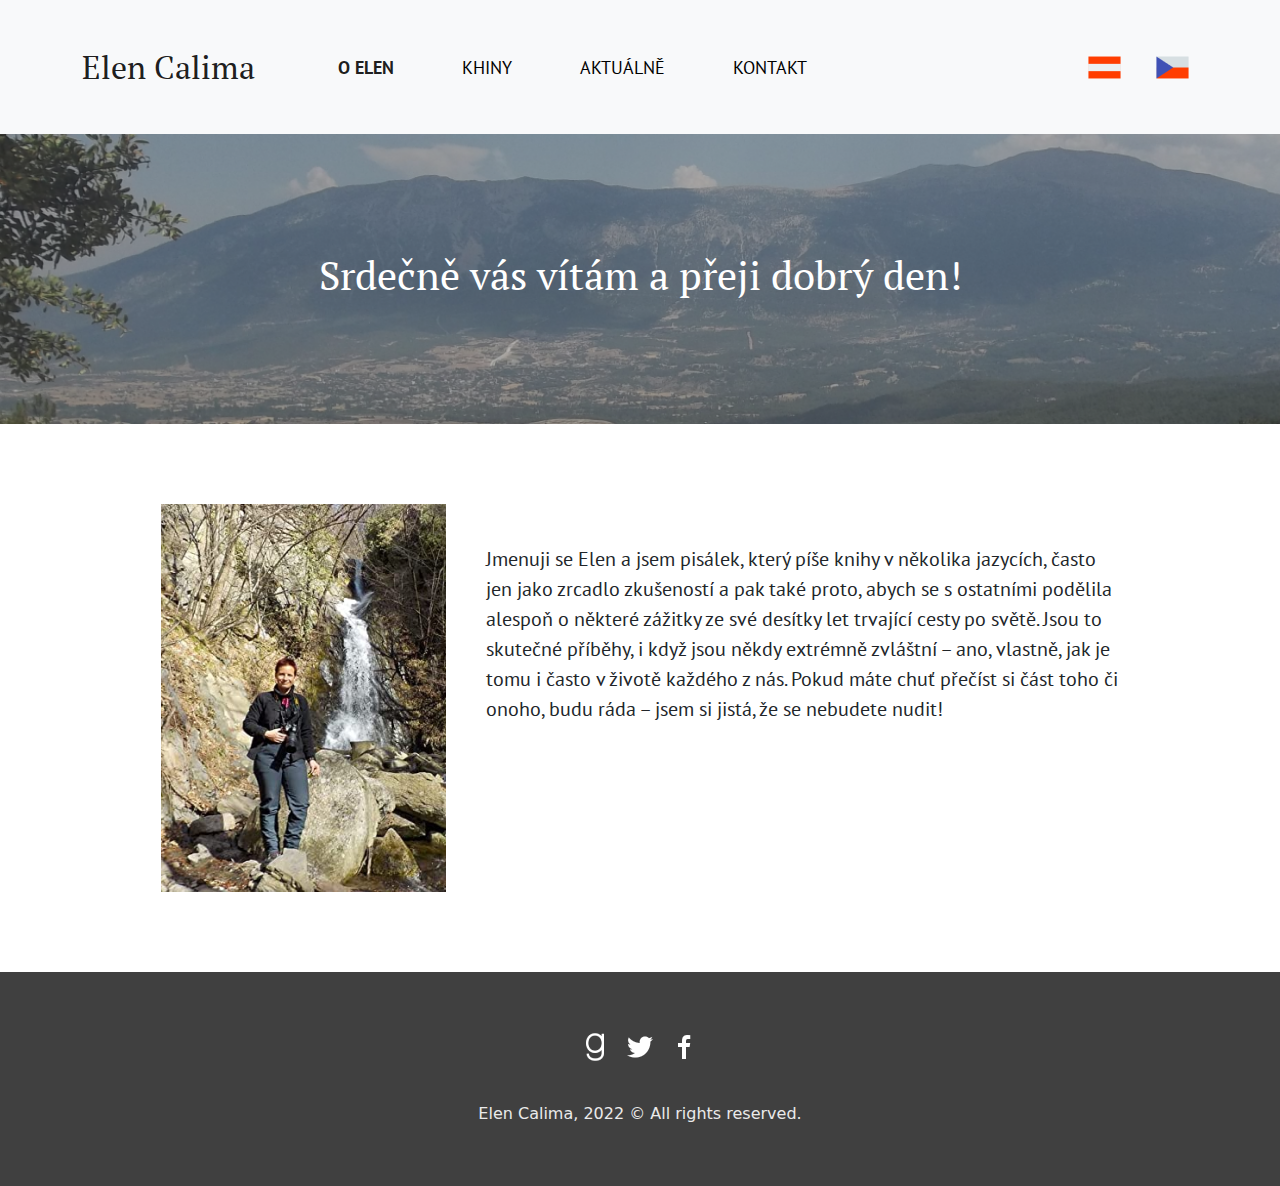
<file: index.html>
<!DOCTYPE html>
<html lang="en">

<head>
    <meta charset="UTF-8">
    <meta http-equiv="X-UA-Compatible" content="IE=edge">
    <meta name="viewport" content="width=device-width, initial-scale=1.0">
    <title>O Elen</title>
    <link rel="stylesheet" href="css/bootstrap.min.css">
    <link rel="stylesheet" href="css/style.css">
</head>

<body class="main">
    <div class="content">
        <nav class="navbar navbar-expand-lg bg-light">
            <div class="container">
                <div class="lining">
                    <a class="navbar-brand" href="#">Elen Calima</a>
                    <button class="navbar-toggler" type="button" data-bs-toggle="collapse"
                        data-bs-target="#navbarSupportedContent" aria-controls="navbarSupportedContent"
                        aria-expanded="false" aria-label="Toggle navigation">
                        <span class="navbar-toggler-icon"></span>
                    </button>
                    <div class="collapse navbar-collapse" id="navbarSupportedContent">
                        <ul class="navbar-nav me-auto mb-2 mb-lg-0">
                            <li class="nav-item item-link">
                                <a class="nav-link active" aria-current="page" href="#">O ELEN</a>
                            </li>
                            <li class="nav-item item-link">
                                <a class="nav-link" href="#">KHINY</a>
                            </li>
                            <li class="nav-item item-link">
                                <a class="nav-link" href="#">AKTUÁLNĚ</a>
                            </li>
                            <li class="nav-item item-link">
                                <a class="nav-link" href="#">KONTAKT</a>
                            </li>
                            <li class="nav-item nav-item-austria">
                                <a class="nav-link" href="#"><img src="img/Austria.png" alt=""></a>
                            </li>
                            <li class="nav-item nav-item-czechia">
                                <a class="nav-link" href="#"><img src="img/Czechia.png" alt=""></a>
                            </li>
                        </ul>
                    </div>
                </div>
            </div>
        </nav>

        <section class="intro-sect">
            <div class="container">
                <div class="row">
                    <div class="col-12">
                        <div class="intro-text-block">
                            <h1>Srdečně vás vítám a přeji dobrý den!</h1>
                        </div>
                    </div>
                </div>
            </div>
        </section>

        <div class="container">
            <div class="about-description">
                <div class="photo-about inside">
                    <img src="img/photo1.png" alt="">
                </div>
                <p class="description inside">Jmenuji se Elen a jsem pisálek, který píše knihy v několika jazycích,
                    často
                    jen jako zrcadlo zkušeností a pak také proto, abych se s ostatními podělila alespoň
                    o některé
                    zážitky ze své desítky let trvající cesty po světě. Jsou to skutečné příběhy, i když jsou
                    někdy
                    extrémně zvláštní – ano, vlastně, jak je tomu i často v životě každého z nás. Pokud máte
                    chuť
                    přečíst si část toho či onoho, budu ráda – jsem si jistá, že se nebudete nudit!</p>
            </div>
        </div>
    </div>

    <footer>
        <div class="container-fluid">
            <div class="social-footer-icons">
                <ul class="menu-simple">
                    <li>
                        <a href="#"><img src="img/Goodreads.png" alt=""></a>
                    </li>
                    <li>
                        <a href="#"><img src="img/Twitter.png" alt=""></a>
                    </li>
                    <li>
                        <a href="#"><img src="img/Facebook.png" alt=""></a>
                    </li>
                </ul>
            </div>
        </div>
        <p class="rights">Elen Calima, 2022 © All rights reserved.</p>
    </footer>
    <script src="js/bootstrap.min.js"></script>
</body>

</html>
</file>
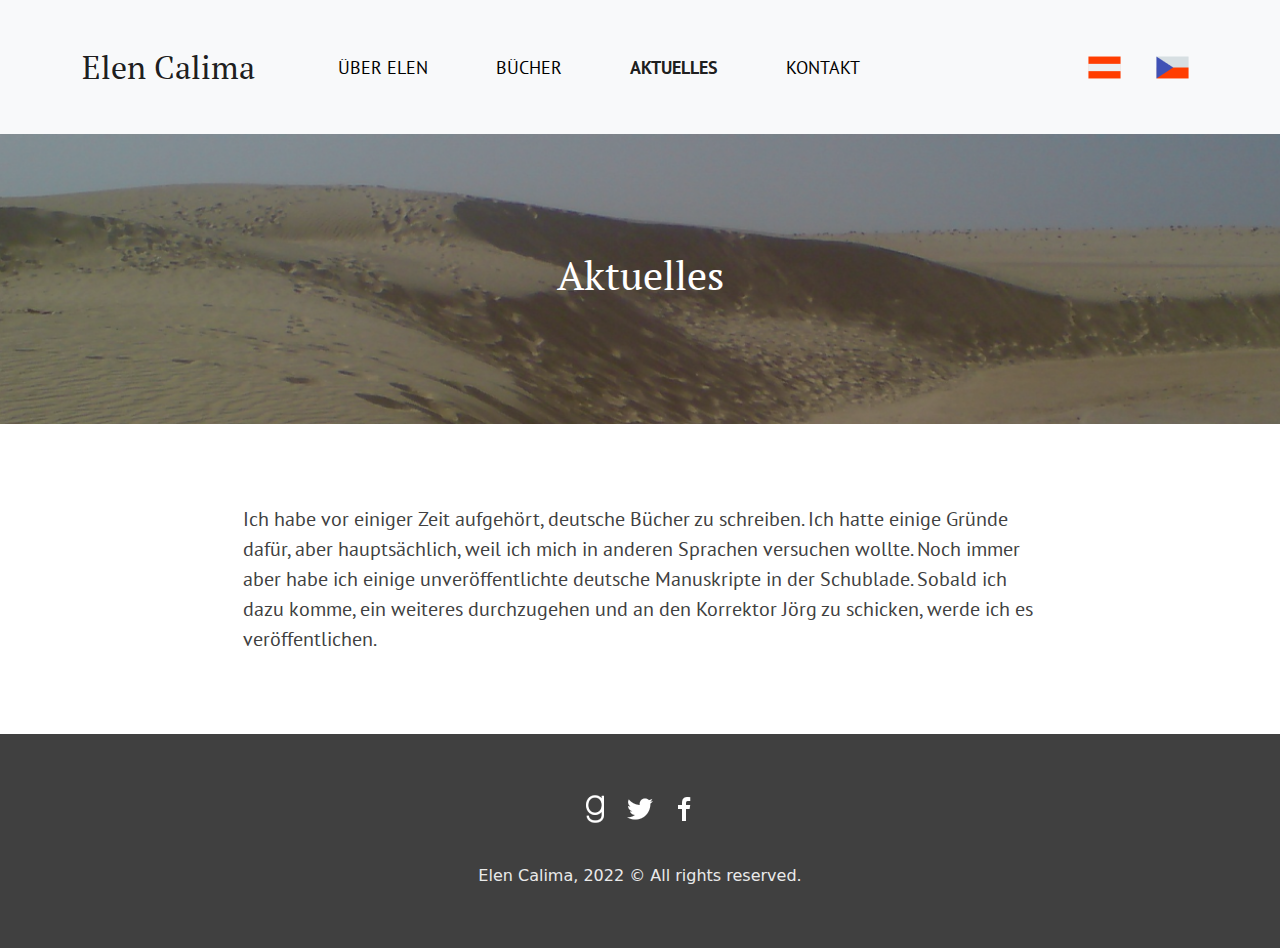
<file: actual-german.html>
<!DOCTYPE html>
<html lang="en">

<head>
    <meta charset="UTF-8">
    <meta http-equiv="X-UA-Compatible" content="IE=edge">
    <meta name="viewport" content="width=device-width, initial-scale=1.0">
    <title>Aktuelles</title>
    <link rel="stylesheet" href="css/bootstrap.min.css">
    <link rel="stylesheet" href="css/style.css">
</head>

<body class="main">
    <div class="content">
        <nav class="navbar navbar-expand-lg bg-light">
            <div class="container">
                <div class="lining">
                    <a class="navbar-brand" href="#">Elen Calima</a>
                    <button class="navbar-toggler" type="button" data-bs-toggle="collapse"
                        data-bs-target="#navbarSupportedContent" aria-controls="navbarSupportedContent"
                        aria-expanded="false" aria-label="Toggle navigation">
                        <span class="navbar-toggler-icon"></span>
                    </button>
                    <div class="collapse navbar-collapse" id="navbarSupportedContent">
                        <ul class="navbar-nav me-auto mb-2 mb-lg-0">
                            <li class="nav-item item-link">
                                <a class="nav-link" aria-current="page" href="#">ÜBER ELEN</a>
                            </li>
                            <li class="nav-item item-link">
                                <a class="nav-link" href="#">BÜCHER</a>
                            </li>
                            <li class="nav-item item-link">
                                <a class="nav-link active" href="#">AKTUELLES</a>
                            </li>
                            <li class="nav-item item-link">
                                <a class="nav-link" href="#">KONTAKT</a>
                            </li>
                            <li class="nav-item nav-item-austria">
                                <a class="nav-link" href="#"><img src="img/Austria.png" alt=""></a>
                            </li>
                            <li class="nav-item nav-item-czechia">
                                <a class="nav-link" href="#"><img src="img/Czechia.png" alt=""></a>
                            </li>
                        </ul>
                    </div>
                </div>
            </div>
        </nav>

        <section class="actual">
            <div class="container">
                <div class="row">
                    <div class="col-12">
                        <div class="intro-text-block">
                            <h1>Aktuelles</h1>
                        </div>
                    </div>
                </div>
            </div>
        </section>

        <div class="container">
            <div class="texts">
                <p>Ich habe vor einiger Zeit aufgehört, deutsche Bücher zu schreiben. Ich hatte einige Gründe dafür, aber hauptsächlich, weil ich mich in anderen Sprachen versuchen wollte. Noch immer aber habe ich einige unveröffentlichte deutsche Manuskripte in der Schublade. Sobald ich dazu komme, ein weiteres durchzugehen und an den Korrektor Jörg zu schicken, werde ich es veröffentlichen.</p>
            </div>
        </div>
    </div>

    <footer>
        <div class="container-fluid">
            <div class="social-footer-icons">
                <ul class="menu-simple">
                    <li>
                        <a href="#"><img src="img/Goodreads.png" alt=""></a>
                    </li>
                    <li>
                        <a href="#"><img src="img/Twitter.png" alt=""></a>
                    </li>
                    <li>
                        <a href="#"><img src="img/Facebook.png" alt=""></a>
                    </li>
                </ul>
            </div>
        </div>
        <p class="rights">Elen Calima, 2022 © All rights reserved.</p>
    </footer>
    <script src="js/bootstrap.min.js"></script>
</body>

</html>
</file>
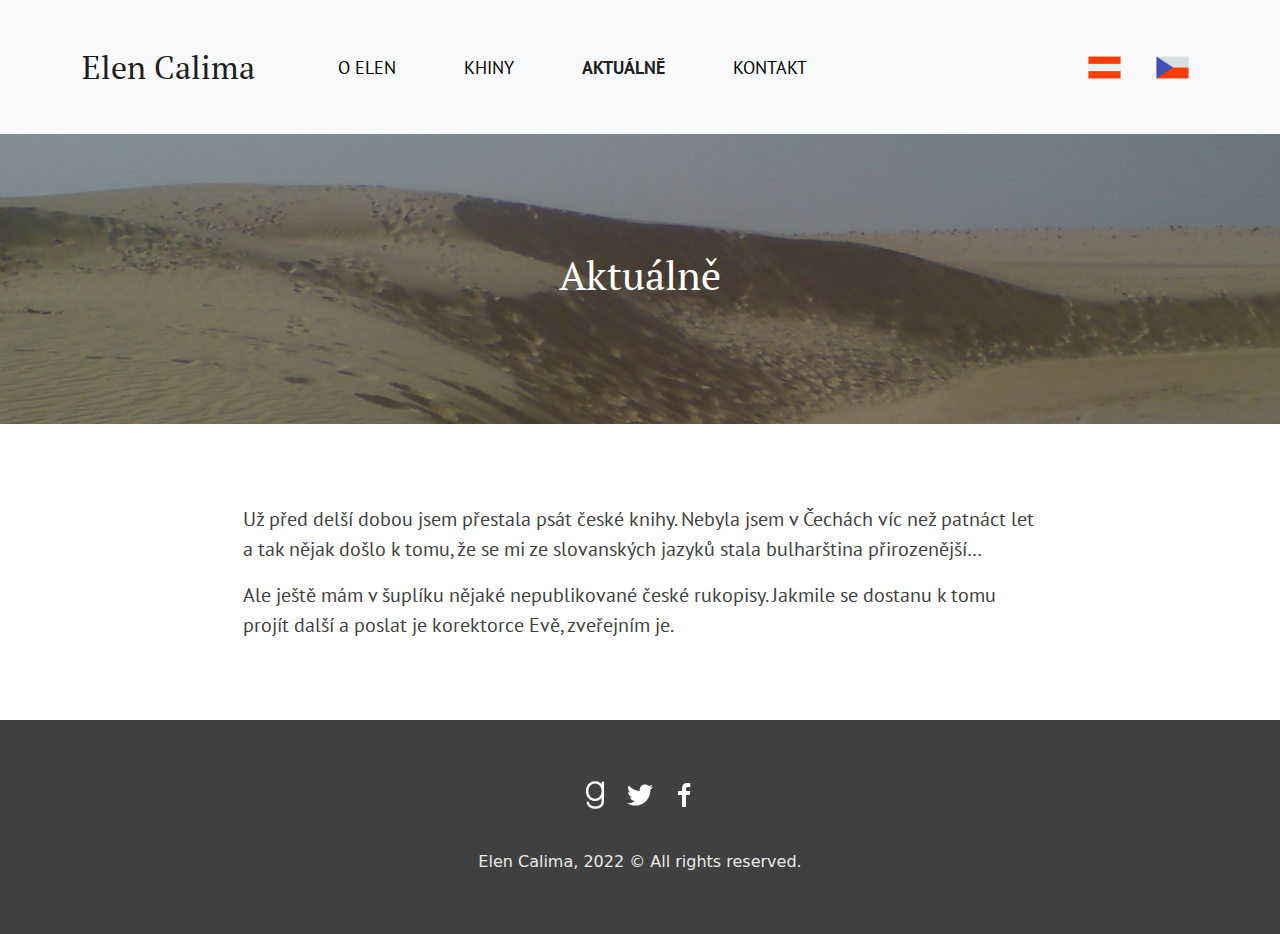
<file: actual.html>
<!DOCTYPE html>
<html lang="en">

<head>
    <meta charset="UTF-8">
    <meta http-equiv="X-UA-Compatible" content="IE=edge">
    <meta name="viewport" content="width=device-width, initial-scale=1.0">
    <title>Aktuálně</title>
    <link rel="stylesheet" href="css/bootstrap.min.css">
    <link rel="stylesheet" href="css/style.css">
</head>

<body class="main">
    <div class="content">
        <nav class="navbar navbar-expand-lg bg-light">
            <div class="container">
                <div class="lining">
                    <a class="navbar-brand" href="#">Elen Calima</a>
                    <button class="navbar-toggler" type="button" data-bs-toggle="collapse"
                        data-bs-target="#navbarSupportedContent" aria-controls="navbarSupportedContent"
                        aria-expanded="false" aria-label="Toggle navigation">
                        <span class="navbar-toggler-icon"></span>
                    </button>
                    <div class="collapse navbar-collapse" id="navbarSupportedContent">
                        <ul class="navbar-nav me-auto mb-2 mb-lg-0">
                            <li class="nav-item item-link">
                                <a class="nav-link" aria-current="page" href="#">O ELEN</a>
                            </li>
                            <li class="nav-item item-link">
                                <a class="nav-link" href="#">KHINY</a>
                            </li>
                            <li class="nav-item item-link">
                                <a class="nav-link active" href="#">AKTUÁLNĚ</a>
                            </li>
                            <li class="nav-item item-link">
                                <a class="nav-link" href="#">KONTAKT</a>
                            </li>
                            <li class="nav-item nav-item-austria">
                                <a class="nav-link" href="#"><img src="img/Austria.png" alt=""></a>
                            </li>
                            <li class="nav-item nav-item-czechia">
                                <a class="nav-link" href="#"><img src="img/Czechia.png" alt=""></a>
                            </li>
                        </ul>
                    </div>
                </div>
            </div>
        </nav>

        <section class="actual">
            <div class="container">
                <div class="row">
                    <div class="col-12">
                        <div class="intro-text-block">
                            <h1>Aktuálně</h1>
                        </div>
                    </div>
                </div>
            </div>
        </section>

        <div class="container">
            <div class="texts">
                <p>Už před delší dobou jsem přestala psát české knihy. Nebyla jsem v Čechách víc než patnáct let a tak nějak došlo k tomu, že se mi ze slovanských jazyků stala bulharština přirozenější… </p>
                <p>
                Ale ještě mám v šuplíku nějaké nepublikované české rukopisy. Jakmile se dostanu k tomu projít další a poslat je korektorce Evě, zveřejním je.</p>
            </div>
        </div>
    </div>

    <footer>
        <div class="container-fluid">
            <div class="social-footer-icons">
                <ul class="menu-simple">
                    <li>
                        <a href="#"><img src="img/Goodreads.png" alt=""></a>
                    </li>
                    <li>
                        <a href="#"><img src="img/Twitter.png" alt=""></a>
                    </li>
                    <li>
                        <a href="#"><img src="img/Facebook.png" alt=""></a>
                    </li>
                </ul>
            </div>
        </div>
        <p class="rights">Elen Calima, 2022 © All rights reserved.</p>
    </footer>
    <script src="js/bootstrap.min.js"></script>
</body>

</html>
</file>
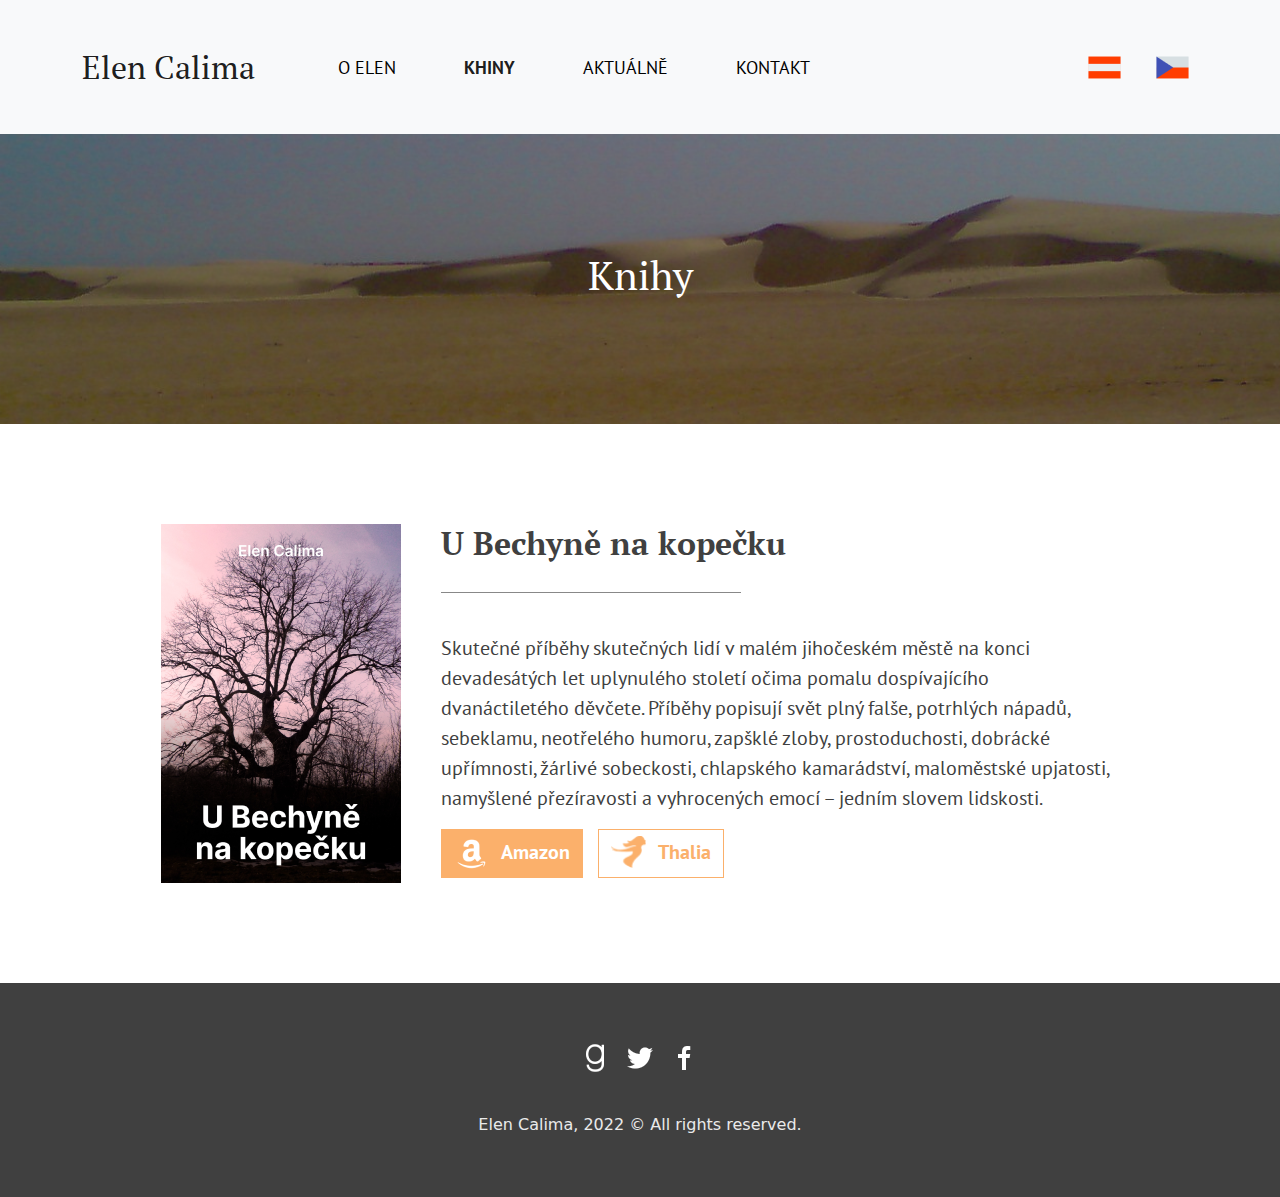
<file: books.html>
<!DOCTYPE html>
<html lang="en">

<head>
    <meta charset="UTF-8">
    <meta http-equiv="X-UA-Compatible" content="IE=edge">
    <meta name="viewport" content="width=device-width, initial-scale=1.0">
    <title>Khiny</title>
    <link rel="stylesheet" href="css/bootstrap.min.css">
    <link rel="stylesheet" href="css/style.css">
</head>

<body class="main">
    <div class="content">
        <nav class="navbar navbar-expand-lg bg-light">
            <div class="container">
                <div class="lining">
                    <a class="navbar-brand" href="#">Elen Calima</a>
                    <button class="navbar-toggler" type="button" data-bs-toggle="collapse"
                        data-bs-target="#navbarSupportedContent" aria-controls="navbarSupportedContent"
                        aria-expanded="false" aria-label="Toggle navigation">
                        <span class="navbar-toggler-icon"></span>
                    </button>
                    <div class="collapse navbar-collapse" id="navbarSupportedContent">
                        <ul class="navbar-nav me-auto mb-2 mb-lg-0">
                            <li class="nav-item item-link">
                                <a class="nav-link" aria-current="page" href="#">O ELEN</a>
                            </li>
                            <li class="nav-item item-link">
                                <a class="nav-link active" href="#">KHINY</a>
                            </li>
                            <li class="nav-item item-link">
                                <a class="nav-link" href="#">AKTUÁLNĚ</a>
                            </li>
                            <li class="nav-item item-link">
                                <a class="nav-link" href="#">KONTAKT</a>
                            </li>
                            <li class="nav-item nav-item-austria">
                                <a class="nav-link" href="#"><img src="img/Austria.png" alt=""></a>
                            </li>
                            <li class="nav-item nav-item-czechia">
                                <a class="nav-link" href="#"><img src="img/Czechia.png" alt=""></a>
                            </li>
                        </ul>
                    </div>
                </div>
            </div>
        </nav>

        <section class="books-first">
            <div class="container">
                <div class="row">
                    <div class="col-12">
                        <div class="intro-text-block">
                            <h1>Knihy</h1>
                        </div>
                    </div>
                </div>
            </div>
        </section>

        <div class="container">
            <div class="book-all">
                <div class="book">
                    <div class="book-photo">
                        <img src="img/U-Bechyne.png" alt="">
                    </div>
                    <div class="about-book">
                        <h1 class="title">U Bechyně na kopečku</h1>
                        <p class="book-description">Skutečné příběhy skutečných lidí v malém jihočeském městě na konci
                            devadesátých let uplynulého století očima pomalu dospívajícího dvanáctiletého děvčete.
                            Příběhy
                            popisují svět plný falše, potrhlých nápadů, sebeklamu, neotřelého humoru, zapšklé zloby,
                            prostoduchosti, dobrácké upřímnosti, žárlivé sobeckosti, chlapského kamarádství, maloměstské
                            upjatosti, namyšlené přezíravosti a vyhrocených emocí – jedním slovem lidskosti.</p>
                        <div class="buttons">
                            <button type="button" class="btn btn-primary btn-amazon">Amazon</button>
                            <button type="button" class="btn btn-outline-secondary btn-thalia">Thalia</button>
                        </div>
                    </div>
                </div>
            </div>
        </div>
    </div>





    </div>

    <footer>
        <div class="container-fluid">
            <div class="social-footer-icons">
                <ul class="menu-simple">
                    <li>
                        <a href="#"><img src="img/Goodreads.png" alt=""></a>
                    </li>
                    <li>
                        <a href="#"><img src="img/Twitter.png" alt=""></a>
                    </li>
                    <li>
                        <a href="#"><img src="img/Facebook.png" alt=""></a>
                    </li>
                </ul>
            </div>
        </div>
        <p class="rights">Elen Calima, 2022 © All rights reserved.</p>
    </footer>
    <script src="js/bootstrap.min.js"></script>
</body>

</html>
</file>
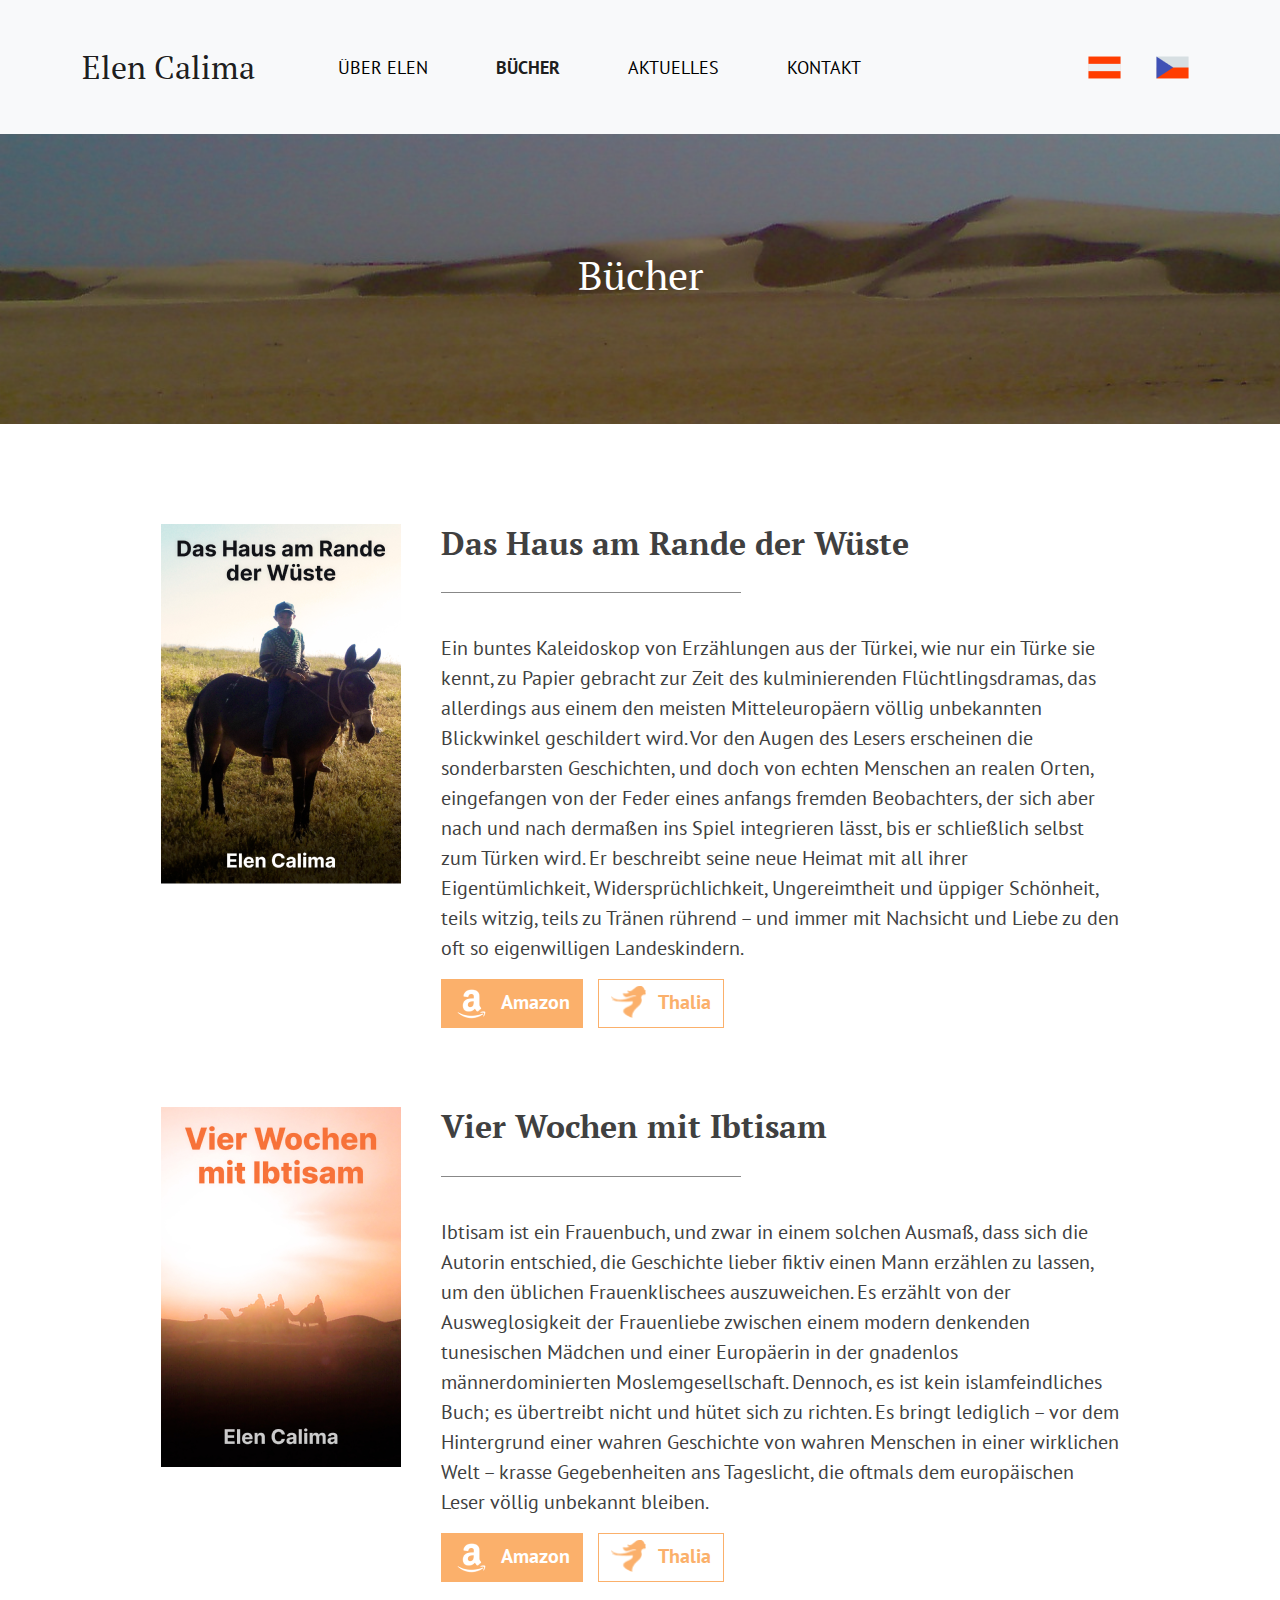
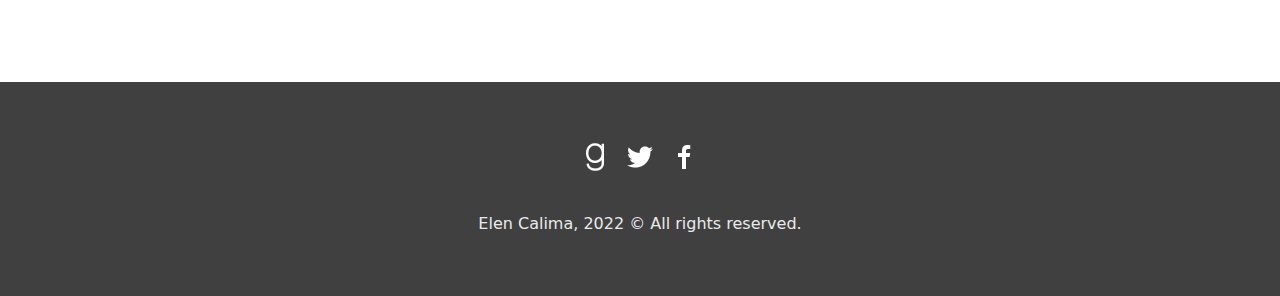
<file: bucher.html>
<!DOCTYPE html>
<html lang="en">

<head>
    <meta charset="UTF-8">
    <meta http-equiv="X-UA-Compatible" content="IE=edge">
    <meta name="viewport" content="width=device-width, initial-scale=1.0">
    <title>Bücher</title>
    <link rel="stylesheet" href="css/bootstrap.min.css">
    <link rel="stylesheet" href="css/style.css">
</head>

<body class="main">
    <div class="content">
        <nav class="navbar navbar-expand-lg bg-light">
            <div class="container">
                <div class="lining">
                    <a class="navbar-brand" href="#">Elen Calima</a>
                    <button class="navbar-toggler" type="button" data-bs-toggle="collapse"
                        data-bs-target="#navbarSupportedContent" aria-controls="navbarSupportedContent"
                        aria-expanded="false" aria-label="Toggle navigation">
                        <span class="navbar-toggler-icon"></span>
                    </button>
                    <div class="collapse navbar-collapse" id="navbarSupportedContent">
                        <ul class="navbar-nav me-auto mb-2 mb-lg-0">
                            <li class="nav-item item-link">
                                <a class="nav-link" aria-current="page" href="#">ÜBER ELEN</a>
                            </li>
                            <li class="nav-item item-link">
                                <a class="nav-link active" href="#">BÜCHER</a>
                            </li>
                            <li class="nav-item item-link">
                                <a class="nav-link" href="#">AKTUELLES</a>
                            </li>
                            <li class="nav-item item-link">
                                <a class="nav-link" href="#">KONTAKT</a>
                            </li>
                            <li class="nav-item nav-item-austria">
                                <a class="nav-link" href="#"><img src="img/Austria.png" alt=""></a>
                            </li>
                            <li class="nav-item nav-item-czechia">
                                <a class="nav-link" href="#"><img src="img/Czechia.png" alt=""></a>
                            </li>
                        </ul>
                    </div>
                </div>
            </div>
        </nav>

        <section class="books-first">
            <div class="container">
                <div class="row">
                    <div class="col-12">
                        <div class="intro-text-block">
                            <h1>Bücher</h1>
                        </div>
                    </div>
                </div>
            </div>
        </section>

        <div class="container">
            <div class="book-all">
                <div class="book">
                    <div class="book-photo">
                        <img src="img/das-haus.png" alt="">
                    </div>
                    <div class="about-book">
                        <h1 class="title">Das Haus am Rande der Wüste</h1>
                        <p class="book-description">Ein buntes Kaleidoskop von Erzählungen aus der Türkei, wie nur ein
                            Türke
                            sie kennt, zu Papier gebracht zur Zeit des kulminierenden Flüchtlingsdramas, das allerdings
                            aus
                            einem den meisten Mitteleuropäern völlig unbekannten Blickwinkel geschildert wird. Vor den
                            Augen
                            des Lesers erscheinen die sonderbarsten Geschichten, und doch von echten Menschen an realen
                            Orten, eingefangen von der Feder eines anfangs fremden Beobachters, der sich aber nach und
                            nach
                            dermaßen ins Spiel integrieren lässt, bis er schließlich selbst zum Türken wird. Er
                            beschreibt
                            seine neue Heimat mit all ihrer Eigentümlichkeit, Widersprüchlichkeit, Ungereimtheit und
                            üppiger
                            Schönheit, teils witzig, teils zu Tränen rührend – und immer mit Nachsicht und Liebe zu den
                            oft
                            so eigenwilligen Landeskindern.</p>
                        <div class="buttons">
                            <button type="button" class="btn btn-primary btn-amazon">Amazon</button>
                            <button type="button" class="btn btn-outline-secondary btn-thalia">Thalia</button>
                        </div>
                    </div>
                </div>
                <div class="book">
                    <div class="book-photo">
                        <img src="img/vier-wochen.png" alt="">
                    </div>
                    <div class="about-book">
                        <h1 class="title">Vier Wochen mit Ibtisam</h1>
                        <p class="book-description">Ibtisam ist ein Frauenbuch, und zwar in einem solchen Ausmaß, dass
                            sich
                            die Autorin entschied, die Geschichte lieber fiktiv einen Mann erzählen zu lassen, um den
                            üblichen Frauenklischees auszuweichen. Es erzählt von der Ausweglosigkeit der Frauenliebe
                            zwischen einem modern denkenden tunesischen Mädchen und einer Europäerin in der gnadenlos
                            männerdominierten Moslemgesellschaft. Dennoch, es ist kein islamfeindliches Buch; es
                            übertreibt
                            nicht und hütet sich zu richten. Es bringt lediglich – vor dem Hintergrund einer wahren
                            Geschichte von wahren Menschen in einer wirklichen Welt – krasse Gegebenheiten ans
                            Tageslicht,
                            die oftmals dem europäischen Leser völlig unbekannt bleiben.</p>
                        <div class="buttons">
                            <button type="button" class="btn btn-primary btn-amazon">Amazon</button>
                            <button type="button" class="btn btn-outline-secondary btn-thalia">Thalia</button>
                        </div>
                    </div>
                </div>
            </div>
        </div>
    </div>




    </div>





    </div>

    <footer>
        <div class="container-fluid">
            <div class="social-footer-icons">
                <ul class="menu-simple">
                    <li>
                        <a href="#"><img src="img/Goodreads.png" alt=""></a>
                    </li>
                    <li>
                        <a href="#"><img src="img/Twitter.png" alt=""></a>
                    </li>
                    <li>
                        <a href="#"><img src="img/Facebook.png" alt=""></a>
                    </li>
                </ul>
            </div>
        </div>
        <p class="rights">Elen Calima, 2022 © All rights reserved.</p>
    </footer>
    <script src="js/bootstrap.min.js"></script>
</body>

</html>
</file>
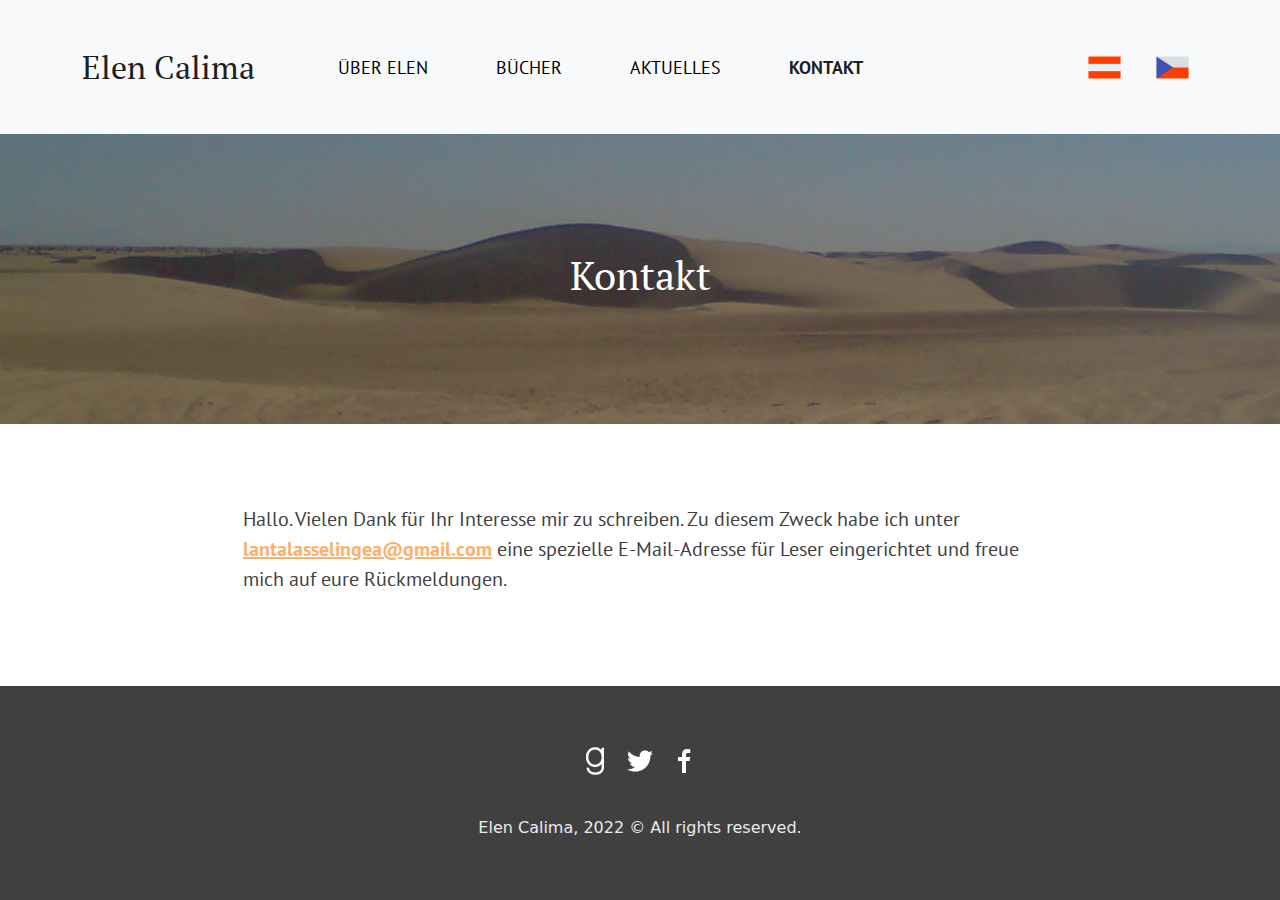
<file: contact-german.html>
<!DOCTYPE html>
<html lang="en">

<head>
    <meta charset="UTF-8">
    <meta http-equiv="X-UA-Compatible" content="IE=edge">
    <meta name="viewport" content="width=device-width, initial-scale=1.0">
    <title>Kontakt</title>
    <link rel="stylesheet" href="css/bootstrap.min.css">
    <link rel="stylesheet" href="css/style.css">
</head>

<body class="main">
    <div class="content">
        <nav class="navbar navbar-expand-lg bg-light">
            <div class="container">
                <div class="lining">
                    <a class="navbar-brand" href="#">Elen Calima</a>
                    <button class="navbar-toggler" type="button" data-bs-toggle="collapse"
                        data-bs-target="#navbarSupportedContent" aria-controls="navbarSupportedContent"
                        aria-expanded="false" aria-label="Toggle navigation">
                        <span class="navbar-toggler-icon"></span>
                    </button>
                    <div class="collapse navbar-collapse" id="navbarSupportedContent">
                        <ul class="navbar-nav me-auto mb-2 mb-lg-0">
                            <li class="nav-item item-link">
                                <a class="nav-link" aria-current="page" href="#">ÜBER ELEN</a>
                            </li>
                            <li class="nav-item item-link">
                                <a class="nav-link" href="#">BÜCHER</a>
                            </li>
                            <li class="nav-item item-link">
                                <a class="nav-link" href="#">AKTUELLES</a>
                            </li>
                            <li class="nav-item item-link">
                                <a class="nav-link active" href="#">KONTAKT</a>
                            </li>
                            <li class="nav-item nav-item-austria">
                                <a class="nav-link" href="#"><img src="img/Austria.png" alt=""></a>
                            </li>
                            <li class="nav-item nav-item-czechia">
                                <a class="nav-link" href="#"><img src="img/Czechia.png" alt=""></a>
                            </li>
                        </ul>
                    </div>
                </div>
            </div>
        </nav>

        <section class="contact">
            <div class="container">
                <div class="row">
                    <div class="col-12">
                        <div class="intro-text-block">
                            <h1>Kontakt</h1>
                        </div>
                    </div>
                </div>
            </div>
        </section>

        <div class="container">
            <div class="texts">
                <p>Hallo. Vielen Dank für Ihr Interesse mir zu schreiben. Zu diesem Zweck habe ich unter <a class="texts-link" href = "mailto:lantalasselingea@gmail.com">lantalasselingea@gmail.com</a> eine spezielle E-Mail-Adresse für Leser eingerichtet und freue mich auf eure Rückmeldungen.</p>
            </div>
        </div>
    </div>

    <footer>
        <div class="container-fluid">
            <div class="social-footer-icons">
                <ul class="menu-simple">
                    <li>
                        <a href="#"><img src="img/Goodreads.png" alt=""></a>
                    </li>
                    <li>
                        <a href="#"><img src="img/Twitter.png" alt=""></a>
                    </li>
                    <li>
                        <a href="#"><img src="img/Facebook.png" alt=""></a>
                    </li>
                </ul>
            </div>
        </div>
        <p class="rights">Elen Calima, 2022 © All rights reserved.</p>
    </footer>
    <script src="js/bootstrap.min.js"></script>
</body>

</html>
</file>
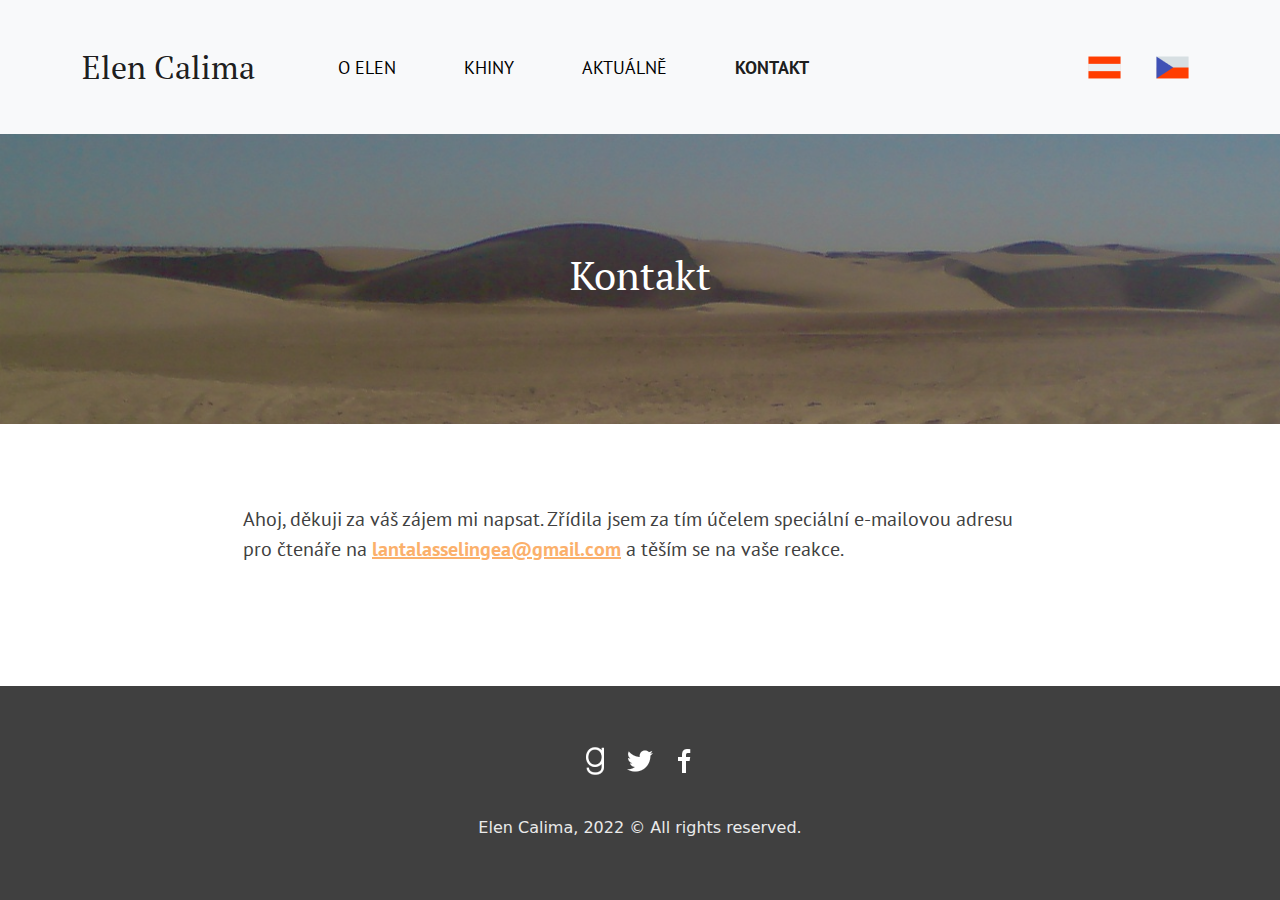
<file: contact.html>
<!DOCTYPE html>
<html lang="en">

<head>
    <meta charset="UTF-8">
    <meta http-equiv="X-UA-Compatible" content="IE=edge">
    <meta name="viewport" content="width=device-width, initial-scale=1.0">
    <title>Kontakt</title>
    <link rel="stylesheet" href="css/bootstrap.min.css">
    <link rel="stylesheet" href="css/style.css">
</head>

<body class="main">
    <div class="content">
        <nav class="navbar navbar-expand-lg bg-light">
            <div class="container">
                <div class="lining">
                    <a class="navbar-brand" href="#">Elen Calima</a>
                    <button class="navbar-toggler" type="button" data-bs-toggle="collapse"
                        data-bs-target="#navbarSupportedContent" aria-controls="navbarSupportedContent"
                        aria-expanded="false" aria-label="Toggle navigation">
                        <span class="navbar-toggler-icon"></span>
                    </button>
                    <div class="collapse navbar-collapse" id="navbarSupportedContent">
                        <ul class="navbar-nav me-auto mb-2 mb-lg-0">
                            <li class="nav-item item-link">
                                <a class="nav-link" aria-current="page" href="#">O ELEN</a>
                            </li>
                            <li class="nav-item item-link">
                                <a class="nav-link" href="#">KHINY</a>
                            </li>
                            <li class="nav-item item-link">
                                <a class="nav-link" href="#">AKTUÁLNĚ</a>
                            </li>
                            <li class="nav-item item-link">
                                <a class="nav-link active" href="#">KONTAKT</a>
                            </li>
                            <li class="nav-item nav-item-austria">
                                <a class="nav-link" href="#"><img src="img/Austria.png" alt=""></a>
                            </li>
                            <li class="nav-item nav-item-czechia">
                                <a class="nav-link" href="#"><img src="img/Czechia.png" alt=""></a>
                            </li>
                        </ul>
                    </div>
                </div>
            </div>
        </nav>

        <section class="contact">
            <div class="container">
                <div class="row">
                    <div class="col-12">
                        <div class="intro-text-block">
                            <h1>Kontakt</h1>
                        </div>
                    </div>
                </div>
            </div>
        </section>

        <div class="container">
            <div class="texts">
                <p>Ahoj, děkuji za váš zájem mi napsat. Zřídila jsem za tím účelem speciální e-mailovou adresu pro čtenáře na <a class="texts-link" href = "mailto:lantalasselingea@gmail.com">lantalasselingea@gmail.com</a> a těším se na vaše reakce.</p>
            </div>
        </div>
    </div>

    <footer>
        <div class="container-fluid">
            <div class="social-footer-icons">
                <ul class="menu-simple">
                    <li>
                        <a href="#"><img src="img/Goodreads.png" alt=""></a>
                    </li>
                    <li>
                        <a href="#"><img src="img/Twitter.png" alt=""></a>
                    </li>
                    <li>
                        <a href="#"><img src="img/Facebook.png" alt=""></a>
                    </li>
                </ul>
            </div>
        </div>
        <p class="rights">Elen Calima, 2022 © All rights reserved.</p>
    </footer>
    <script src="js/bootstrap.min.js"></script>
</body>

</html>
</file>
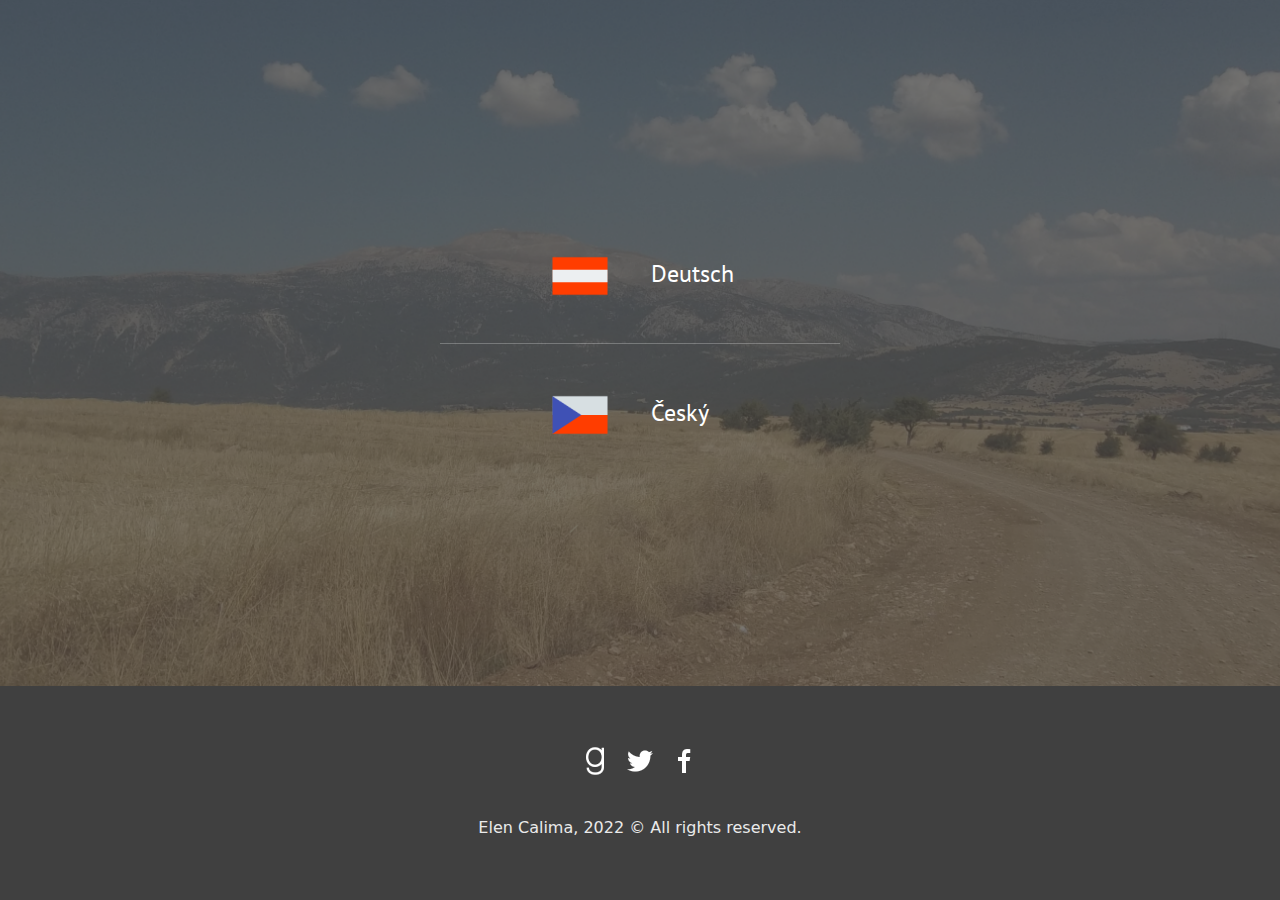
<file: lang-choice.html>
<!DOCTYPE html>
<html lang="en">

<head>
    <meta charset="UTF-8">
    <meta http-equiv="X-UA-Compatible" content="IE=edge">
    <meta name="viewport" content="width=device-width, initial-scale=1.0">
    <title>Language choice</title>
    <link rel="stylesheet" href="css/bootstrap.min.css">
    <link rel="stylesheet" href="css/style.css">
</head>

<body class="main">
    <div class="content czech-german">
        <div class="back-image">
            <div class="language-choice">
                <div class="all-languages"><a class="language-link" href="#"><img src="img/Austria1.png" alt=""></a>
                    <a class="language-link" href="#"><p class="language-name">Deutsch</p></a>
                </div>
                
                <hr class="line-after">

                <div class="all-languages"><a class="language-link" href="#"><img src="img/Czechia1.png" alt=""></a>
                    <a class="language-link" href="#"><p class="language-name">Český</p></a>
                </div>
            </div>

        </div>
    </div>
    <footer>
        <div class="container-fluid">
            <div class="social-footer-icons">
                <ul class="menu-simple">
                    <li>
                        <a href="#"><img src="img/Goodreads.png" alt=""></a>
                    </li>
                    <li>
                        <a href="#"><img src="img/Twitter.png" alt=""></a>
                    </li>
                    <li>
                        <a href="#"><img src="img/Facebook.png" alt=""></a>
                    </li>
                </ul>
            </div>
        </div>
        <p class="rights">Elen Calima, 2022 © All rights reserved.</p>
    </footer>
    <script src="js/bootstrap.min.js"></script>
</body>

</html>
</file>
<file: css/style.css>
@import url('https://fonts.googleapis.com/css2?family=PT+Sans:wght@400;700&family=PT+Serif:wght@400;700&display=swap');

.navbar {
    width: 100%;
    padding-top: 38px;
    padding-bottom: 38px;
}

.navbar-toggler {
    margin-left: auto;
}

.lining {
    display: flex;
    align-items: center;
    width: 100%;
}

.navbar-nav {
    width: 100%;
    align-items: center;
}

.navbar-brand {
    font-size: 32px;
    font-family: 'PT Serif', serif;
    margin-right: 75px;
}

.active {
    font-weight: 700;
}

.item-link {
    margin-right: 52px;
}

.nav-link {
    font-size: 18px;
    font-family: 'PT Sans', sans-serif;
    text-decoration: none;
    color: black;
}

.nav-item-austria{
    margin-left: auto;
}

.nav-item-czechia{
    margin-left: 17px;
}

.intro-sect {
    background-image: url(../img/intro-bg.jpg);
    background-size: cover;
    padding: 117px 0;
}

.intro-text-block {
    color: #FFFFFF;
    font-family: 'PT Serif', serif;
    font-weight: 700;
    text-align: center;
    
}

.about-description {
    display: flex;
    max-width: 959px;
    margin: auto;
}

.photo-about {
    margin-top: 80px;
    margin-bottom: 80px;
}

.description {
    font-family: 'PT Sans', sans-serif;
    font-size: 20px;
    margin-top: 120px;
    margin-left: 40px;
}

footer {
    background-color: #404040;
    width: 100%;
    text-align: center;
    padding-top: 60px;
}

.menu-simple {
    display: flex;
    justify-content: center;
    list-style: none;
    gap: 15px;
    padding-bottom: 40px;
    margin: 0;
    padding-left: 0;
}

.rights {
    color: #EAEAEA;
    text-align: center;
    padding-bottom: 60px;
    margin-bottom: 0;
}

.main {
    display: flex;
    min-height: 100vh;
    flex-direction: column;
}

.content {
    flex-grow: 1;
}

.books-first {
    background-image: url(../img/books-bg.jpg);
    background-size: cover;
    padding: 117px 0;
}

.book {
    display: flex;
    max-width: 959px;
    margin: auto;
    margin-bottom: 79px;
}

.book:last-of-type {
    margin-bottom: 0;
}

.book-all {
    margin: 100px 0;
}


.title{
    font-family: 'PT Serif', serif;
    font-weight: 700;
    font-size: 32px;
    color:#404040;
}

.title:after {
    content: "";
    display: block;
    background-color: #888888;
    height: 1px;
    width: 300px;
    margin-top: 30px;
    margin-bottom: 40px;

}

.book-description {
    font-family: 'PT Sans', sans-serif;
    font-size: 20px;
    width: 100%;
    color: #404040;
}

.about-book {
    margin-left: 40px;
    color: #404040;
}

.buttons {
    display: flex;
    gap: 15px;
}

.btn-amazon:before {
    content: "";
    background-image: url(../img/Amazon.png);
    width: 35px;
    height: 35px;
    display: inline-block;
    background-size: contain;
    background-repeat: no-repeat;
    vertical-align: middle;
    margin-right: 12px;
}

.btn-primary {
    background-color: #FBB06B;
    border-radius: 0;
    border-color: #FBB06B;
    font-size: 20px;
    font-weight: 700;
    font-family: "PT Sans", sans-serif;
}

.btn-primary:hover {
    background-color: #F77239;
    border-color: #F77239;
}

.btn-thalia:before {
    content: "";
    background-image: url(../img/Thalia.png);
    width: 35px;
    height: 35px;
    display: inline-block;
    background-size: contain;
    background-repeat: no-repeat;
    vertical-align: middle;
    margin-right: 12px;
}

.btn-outline-secondary {
    border-radius: 0;
    border-color: #FBB06B;
    font-size: 20px;
    font-weight: 700;
    font-family: "PT Sans", sans-serif;
    color:#FBB06B;
}

.btn-outline-secondary:hover {
    background-color: #F77239;
    border-color: #F77239;
}

.actual {
    background-image: url(../img/actual-bg.jpg);
    background-size: cover;
    padding: 117px 0;
}

.texts {
    max-width: 794px;
    font-family: 'PT Sans', sans-serif;
    font-size: 20px;
    margin: auto;
    margin-top: 80px;
    margin-bottom: 80px;
    text-align: left;
    color: #404040;

}

.contact {
    background-image: url(../img/contact-bg.jpg);
    background-size: cover;
    padding: 117px 0;
}

.texts-link {
    color:#FBB06B;
    font-weight: 700;
}

.texts-link:hover {
    color:#F77239;
}

.back-image {
    background-image: url(../img/lang-bg.jpg);
    min-height: 100%;
    background-position: center;
    background-repeat: no-repeat;
    background-size: cover;
    display: flex;
    flex-grow: 1;
}

.language-choice {
    font-family: 'PT Sans', sans-serif;
    color: #FFFFFF;
    font-size: 24px;
    display: flex;
    flex-direction: column;
    height: 100%;
    justify-content: center;
    margin: auto;
    
}

.all-languages {
    padding-left: 110px;
}

.language-link {
    text-decoration: none;
    color: #FFFFFF;
}

.language-link:hover {
    color:#FFFFFF;
}

.line-after {
    content: "";
    display: block;
    background-color: #888888;
    height: 1px;
    width: 400px;
    text-align: center;
}

.czech-german {
    display: flex;
    flex-direction: column;
  
}

.language-name {
    display: inline-block;
    margin: 35px;
}

@media (max-width: 992px) {
    .about-description {
        flex-direction: column;
        margin: 30px 0;
    }

    .inside {
        text-align: center;
        color: #404040;
    }

    .description {
        margin-left: 0;
        margin-top: 0;
        margin-bottom: 0;
    }

    .photo-about {
        margin-top: 0;
        margin-bottom: 30px;
    }

    .navbar-brand {
        font-size: 20px;
        margin: 0;
    }

    .lining {
        flex-wrap: wrap;
    }

    .item-link, .nav-item-austria, .nav-item-czechia, .about-book {
        margin: 0;
    }
   

    .navbar {
        padding-top: 20px;
        padding-bottom: 20px;
    }

    .book {
        flex-direction: column;
        margin-top: 0;
        margin-bottom: 80px;
    }


    .book:last-of-type {
        margin-bottom: 0;
    }

    .title {
        margin-top: 40px;
    }

    .line-after {
        width: 200px;
      
    }

    .all-languages {
        padding-left: 15px;
    }

}
</file>
